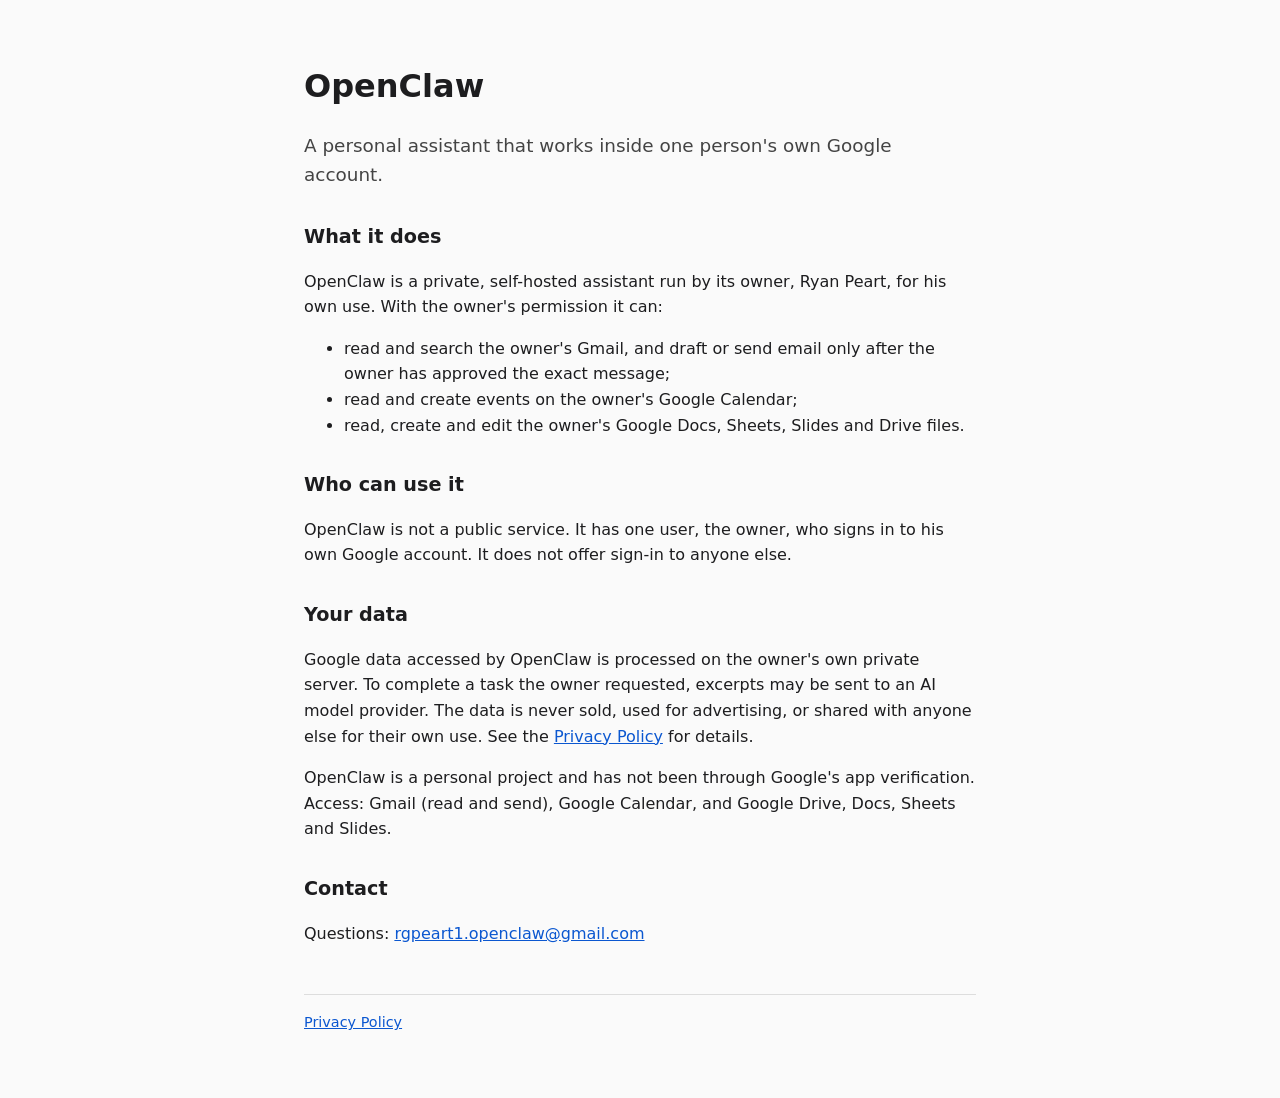
<file: index.html>
<!DOCTYPE html>
<html lang="en">
<head>
<meta charset="utf-8">
<meta name="viewport" content="width=device-width, initial-scale=1">
<title>OpenClaw - personal assistant</title>
<link rel="stylesheet" href="style.css">
</head>
<body>
<main>
<h1>OpenClaw</h1>
<p class="lead">A personal assistant that works inside one person's own Google account.</p>

<h2>What it does</h2>
<p>OpenClaw is a private, self-hosted assistant run by its owner, Ryan Peart, for his own use. With the owner's permission it can:</p>
<ul>
<li>read and search the owner's Gmail, and draft or send email only after the owner has approved the exact message;</li>
<li>read and create events on the owner's Google Calendar;</li>
<li>read, create and edit the owner's Google Docs, Sheets, Slides and Drive files.</li>
</ul>

<h2>Who can use it</h2>
<p>OpenClaw is not a public service. It has one user, the owner, who signs in to his own Google account. It does not offer sign-in to anyone else.</p>

<h2>Your data</h2>
<p>Google data accessed by OpenClaw is processed on the owner's own private server. To complete a task the owner requested, excerpts may be sent to an AI model provider. The data is never sold, used for advertising, or shared with anyone else for their own use. See the <a href="privacy.html">Privacy Policy</a> for details.</p>

<p>OpenClaw is a personal project and has not been through Google's app verification. Access: Gmail (read and send), Google Calendar, and Google Drive, Docs, Sheets and Slides.</p>

<h2>Contact</h2>
<p>Questions: <a href="mailto:rgpeart1.openclaw@gmail.com">rgpeart1.openclaw@gmail.com</a></p>

<footer><a href="privacy.html">Privacy Policy</a></footer>
</main>
</body>
</html>
</file>
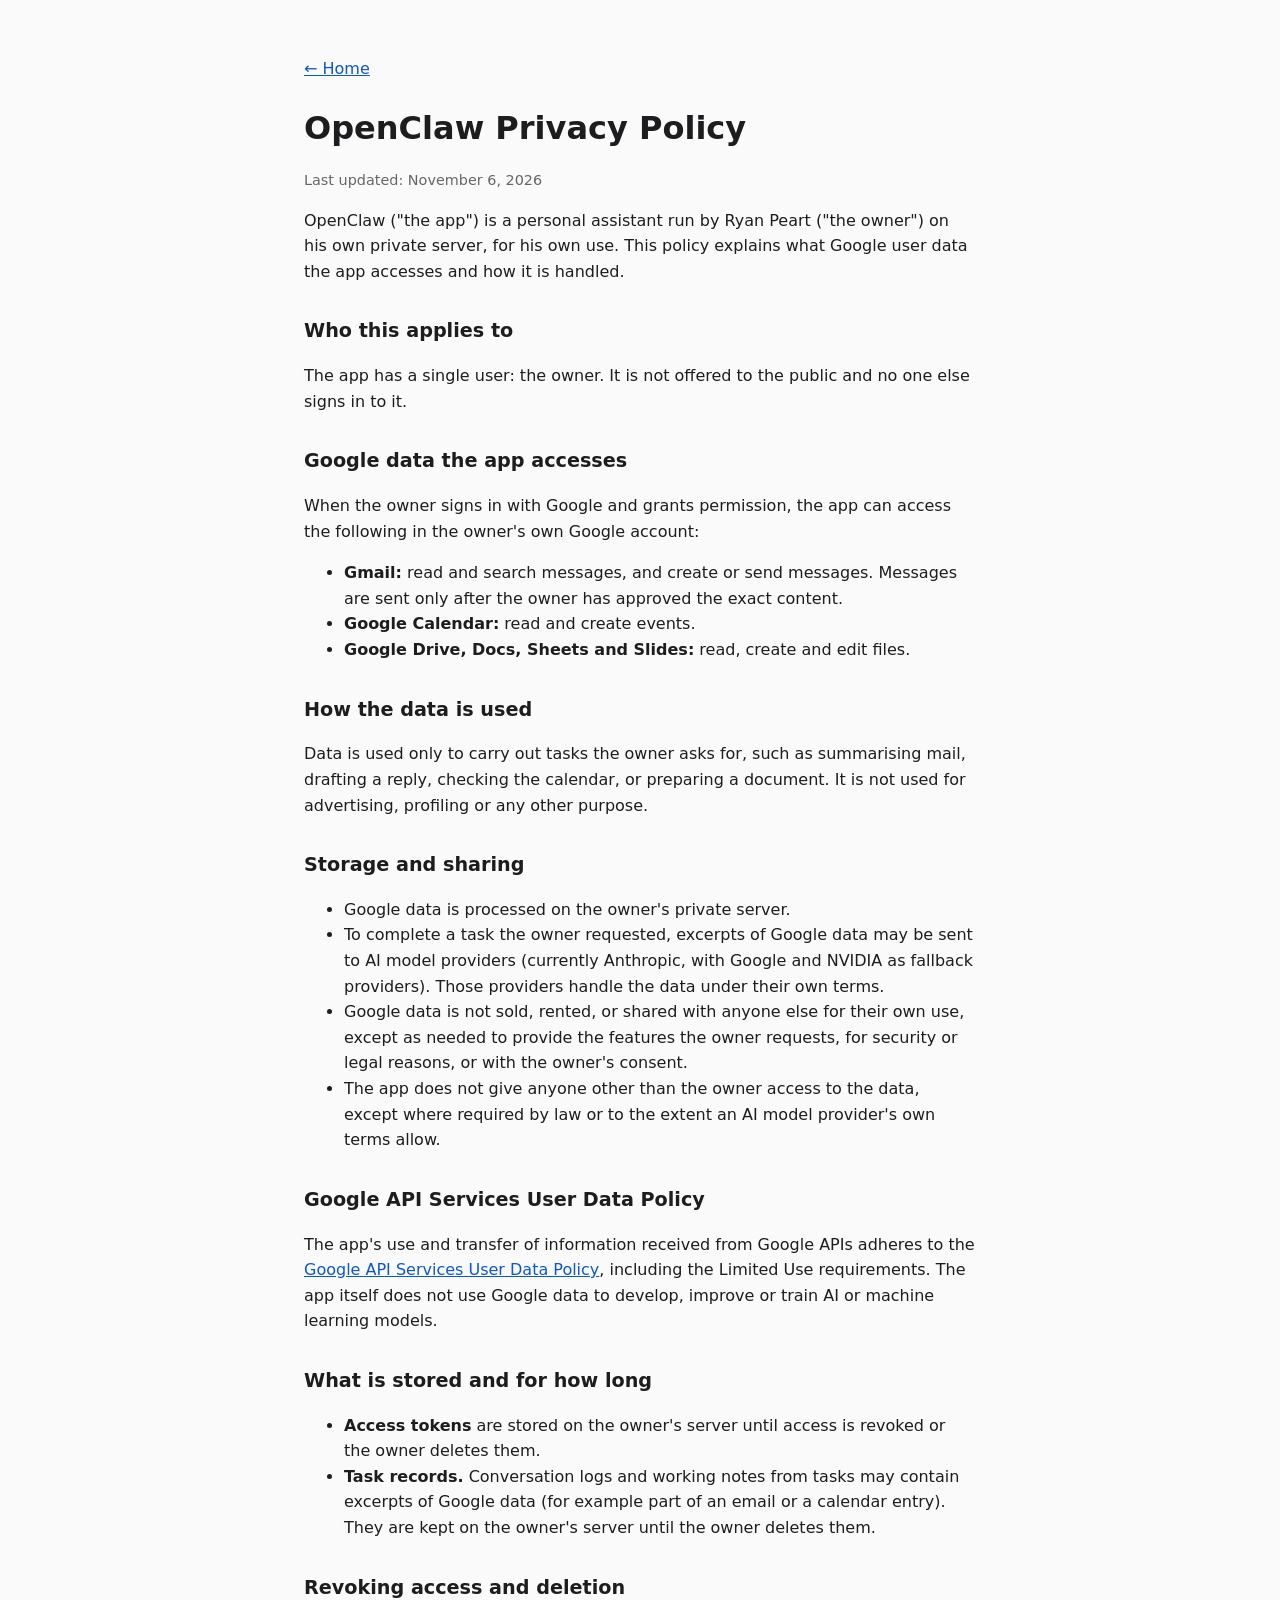
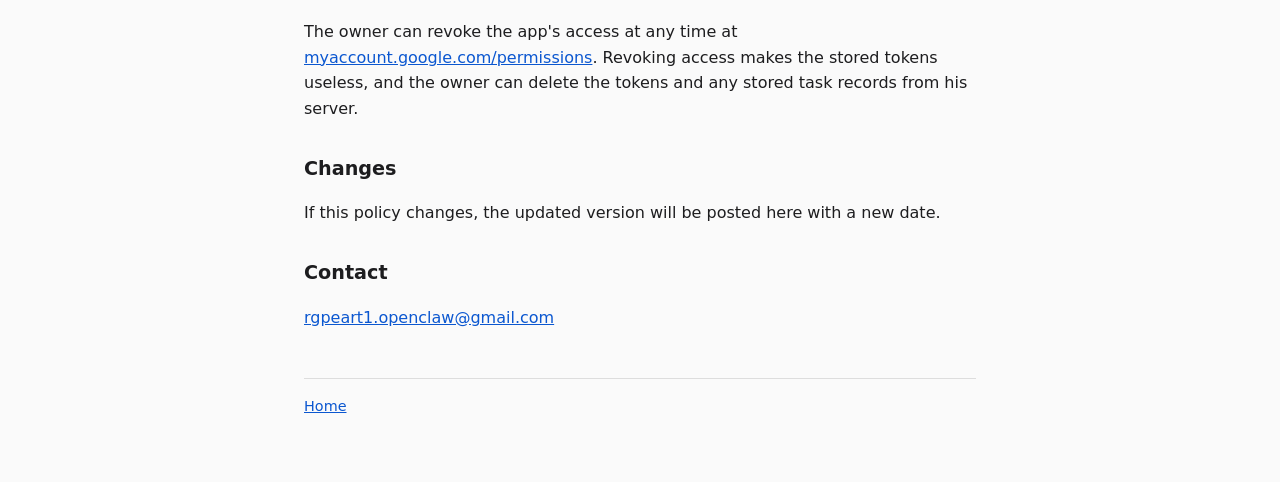
<file: privacy.html>
<!DOCTYPE html>
<html lang="en">
<head>
<meta charset="utf-8">
<meta name="viewport" content="width=device-width, initial-scale=1">
<title>OpenClaw - Privacy Policy</title>
<link rel="stylesheet" href="style.css">
</head>
<body>
<main>
<p><a href="index.html">&larr; Home</a></p>
<h1>OpenClaw Privacy Policy</h1>
<p class="meta">Last updated: November 6, 2026</p>

<p>OpenClaw ("the app") is a personal assistant run by Ryan Peart ("the owner") on his own private server, for his own use. This policy explains what Google user data the app accesses and how it is handled.</p>

<h2>Who this applies to</h2>
<p>The app has a single user: the owner. It is not offered to the public and no one else signs in to it.</p>

<h2>Google data the app accesses</h2>
<p>When the owner signs in with Google and grants permission, the app can access the following in the owner's own Google account:</p>
<ul>
<li><strong>Gmail:</strong> read and search messages, and create or send messages. Messages are sent only after the owner has approved the exact content.</li>
<li><strong>Google Calendar:</strong> read and create events.</li>
<li><strong>Google Drive, Docs, Sheets and Slides:</strong> read, create and edit files.</li>
</ul>

<h2>How the data is used</h2>
<p>Data is used only to carry out tasks the owner asks for, such as summarising mail, drafting a reply, checking the calendar, or preparing a document. It is not used for advertising, profiling or any other purpose.</p>

<h2>Storage and sharing</h2>
<ul>
<li>Google data is processed on the owner's private server.</li>
<li>To complete a task the owner requested, excerpts of Google data may be sent to AI model providers (currently Anthropic, with Google and NVIDIA as fallback providers). Those providers handle the data under their own terms.</li>
<li>Google data is not sold, rented, or shared with anyone else for their own use, except as needed to provide the features the owner requests, for security or legal reasons, or with the owner's consent.</li>
<li>The app does not give anyone other than the owner access to the data, except where required by law or to the extent an AI model provider's own terms allow.</li>
</ul>

<h2>Google API Services User Data Policy</h2>
<p>The app's use and transfer of information received from Google APIs adheres to the <a href="https://developers.google.com/terms/api-services-user-data-policy">Google API Services User Data Policy</a>, including the Limited Use requirements. The app itself does not use Google data to develop, improve or train AI or machine learning models.</p>

<h2>What is stored and for how long</h2>
<ul>
<li><strong>Access tokens</strong> are stored on the owner's server until access is revoked or the owner deletes them.</li>
<li><strong>Task records.</strong> Conversation logs and working notes from tasks may contain excerpts of Google data (for example part of an email or a calendar entry). They are kept on the owner's server until the owner deletes them.</li>
</ul>

<h2>Revoking access and deletion</h2>
<p>The owner can revoke the app's access at any time at <a href="https://myaccount.google.com/permissions">myaccount.google.com/permissions</a>. Revoking access makes the stored tokens useless, and the owner can delete the tokens and any stored task records from his server.</p>

<h2>Changes</h2>
<p>If this policy changes, the updated version will be posted here with a new date.</p>

<h2>Contact</h2>
<p><a href="mailto:rgpeart1.openclaw@gmail.com">rgpeart1.openclaw@gmail.com</a></p>

<footer><a href="index.html">Home</a></footer>
</main>
</body>
</html>
</file>
<file: style.css>
body { margin: 0; font-family: system-ui, -apple-system, "Segoe UI", sans-serif; line-height: 1.6; color: #1d1d1f; background: #fafafa; }
main { max-width: 42rem; margin: 0 auto; padding: 2.5rem 1.25rem 4rem; }
h1 { font-size: 2rem; margin-bottom: .25rem; }
h2 { font-size: 1.2rem; margin-top: 2rem; }
.lead { font-size: 1.15rem; color: #444; }
.meta { color: #666; font-size: .9rem; }
a { color: #0b57d0; }
footer { margin-top: 3rem; padding-top: 1rem; border-top: 1px solid #ddd; font-size: .9rem; }
</file>
